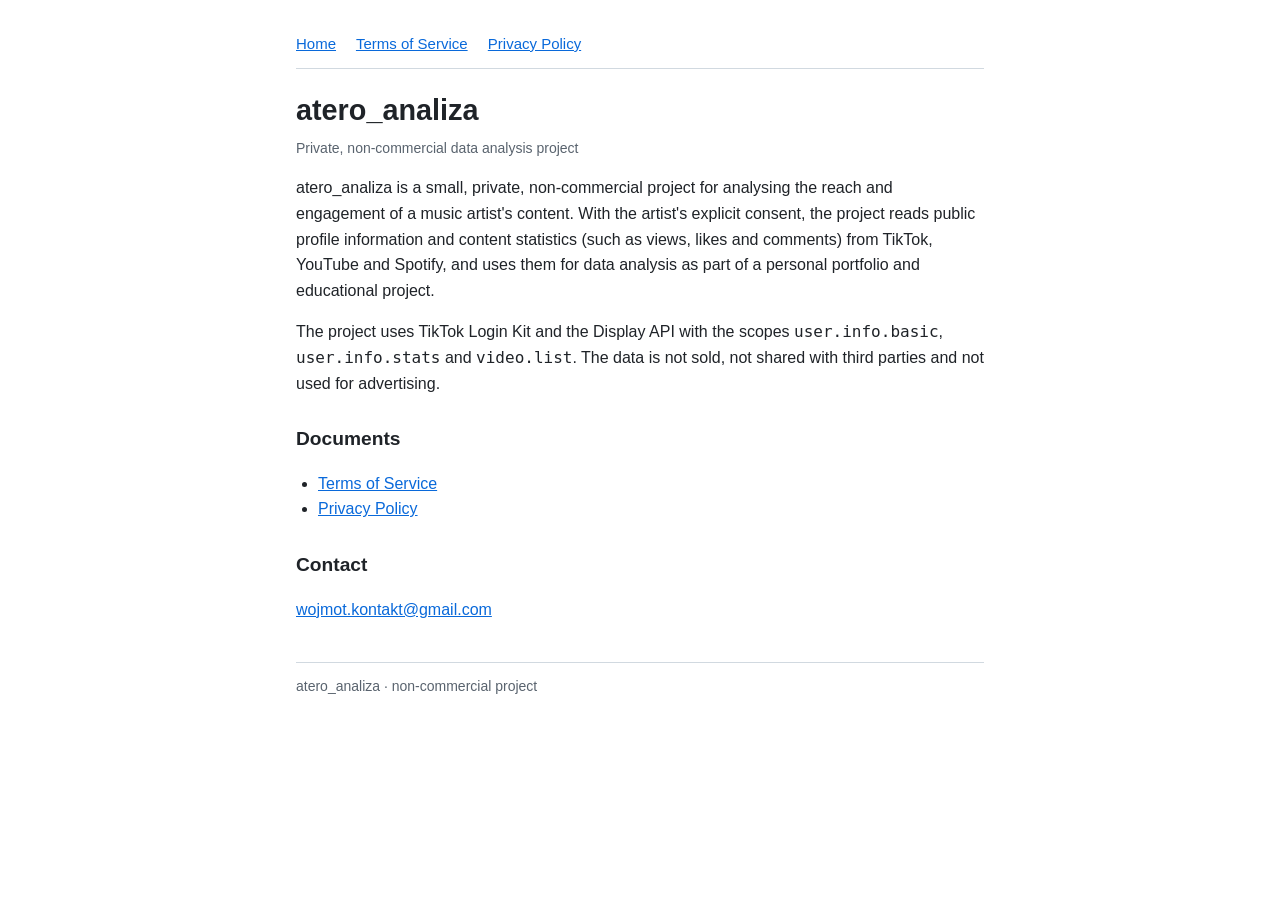
<file: index.html>
<!DOCTYPE html>
<html lang="en">
<head>
  <meta charset="utf-8">
  <meta name="viewport" content="width=device-width, initial-scale=1">
  <title>atero_analiza</title>
  <meta name="description" content="atero_analiza – a private, non-commercial data analysis project.">
  <link rel="stylesheet" href="style.css">
</head>
<body>
  <main>
    <nav>
      <a href="index.html">Home</a>
      <a href="terms.html">Terms of Service</a>
      <a href="privacy.html">Privacy Policy</a>
    </nav>

    <h1>atero_analiza</h1>
    <p class="meta">Private, non-commercial data analysis project</p>

    <p>
      atero_analiza is a small, private, non-commercial project for analysing the reach and
      engagement of a music artist's content. With the artist's explicit consent, the project
      reads public profile information and content statistics (such as views, likes and
      comments) from TikTok, YouTube and Spotify, and uses them for data analysis as part of a
      personal portfolio and educational project.
    </p>

    <p>
      The project uses TikTok Login Kit and the Display API with the scopes
      <code>user.info.basic</code>, <code>user.info.stats</code> and <code>video.list</code>.
      The data is not sold, not shared with third parties and not used for advertising.
    </p>

    <h2>Documents</h2>
    <ul>
      <li><a href="terms.html">Terms of Service</a></li>
      <li><a href="privacy.html">Privacy Policy</a></li>
    </ul>

    <h2>Contact</h2>
    <p><a href="mailto:wojmot.kontakt@gmail.com">wojmot.kontakt@gmail.com</a></p>

    <footer>atero_analiza &middot; non-commercial project</footer>
  </main>
</body>
</html>
</file>
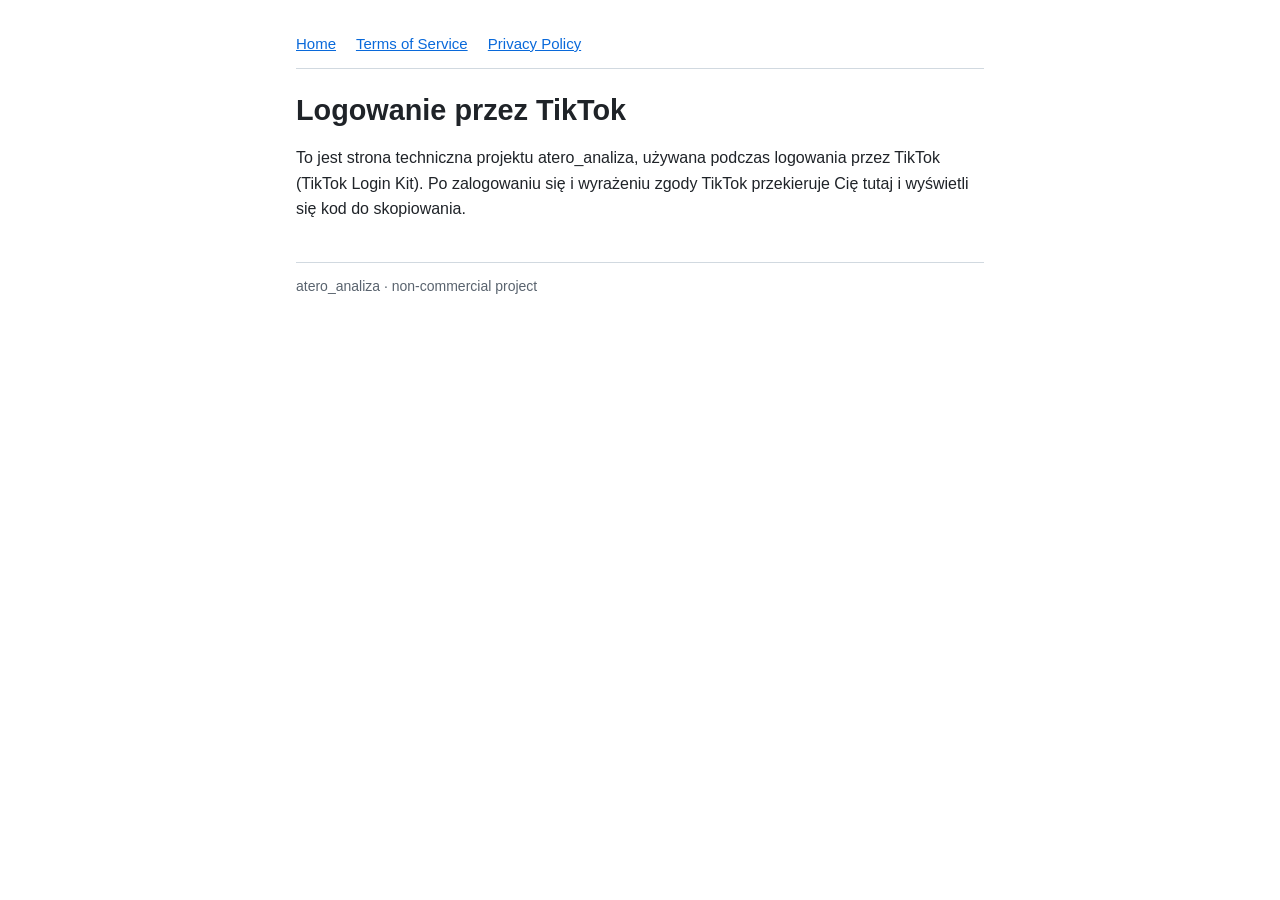
<file: callback.html>
<!DOCTYPE html>
<html lang="pl">
<head>
  <meta charset="utf-8">
  <!-- Must come before any subresource so the URL (with the code) is never sent as Referer. -->
  <meta name="referrer" content="no-referrer">
  <meta name="viewport" content="width=device-width, initial-scale=1">
  <meta name="robots" content="noindex">
  <title>TikTok Login Callback – atero_analiza</title>
  <meta name="description" content="Redirect URI for TikTok Login Kit in the atero_analiza project.">
  <link rel="stylesheet" href="style.css">
</head>
<body>
  <main>
    <nav>
      <a href="index.html">Home</a>
      <a href="terms.html">Terms of Service</a>
      <a href="privacy.html">Privacy Policy</a>
    </nav>

    <h1>Logowanie przez TikTok</h1>

    <section id="success" hidden>
      <p class="notice">
        Skopiuj ten kod i od razu wyślij go autorowi projektu. Kod jest jednorazowy i ważny
        tylko przez kilka minut.
      </p>
      <label for="code">Kod autoryzacyjny</label>
      <textarea id="code" class="code-box" readonly></textarea>
      <button type="button" id="copy">Kopiuj kod</button>
      <p class="meta" id="copy-status" aria-live="polite"></p>
      <p class="meta" id="state-line" hidden>state: <code id="state"></code></p>
    </section>

    <section id="error" hidden>
      <p class="notice error">
        <strong>Logowanie nie powiodło się.</strong><br>
        <span id="error-text"></span>
      </p>
      <p class="meta">Kod błędu: <code id="error-code"></code></p>
    </section>

    <section id="empty" hidden>
      <p>
        To jest strona techniczna projektu atero_analiza, używana podczas logowania przez
        TikTok (TikTok Login Kit). Po zalogowaniu się i wyrażeniu zgody TikTok przekieruje Cię
        tutaj i wyświetli się kod do skopiowania.
      </p>
    </section>

    <footer>atero_analiza &middot; non-commercial project</footer>
  </main>

  <script>
    // Display only: the code is never sent anywhere or stored.
    (function () {
      var params = new URLSearchParams(window.location.search);
      var code = params.get("code");
      var state = params.get("state");
      var error = params.get("error");
      var errorDescription = params.get("error_description");

      if (error) {
        document.getElementById("error-text").textContent =
          errorDescription || "TikTok nie podał szczegółów błędu.";
        document.getElementById("error-code").textContent = error;
        document.getElementById("error").hidden = false;
      } else if (code) {
        var box = document.getElementById("code");
        var status = document.getElementById("copy-status");
        box.value = code;
        if (state) {
          document.getElementById("state").textContent = state;
          document.getElementById("state-line").hidden = false;
        }
        document.getElementById("copy").addEventListener("click", function () {
          function fallback() {
            box.focus();
            box.select();
            var ok = false;
            try { ok = document.execCommand("copy"); } catch (e) {}
            status.textContent = ok ? "Skopiowano." : "Zaznacz kod i skopiuj go ręcznie (Ctrl+C).";
          }
          if (navigator.clipboard && window.isSecureContext) {
            navigator.clipboard.writeText(code).then(function () {
              status.textContent = "Skopiowano.";
            }, fallback);
          } else {
            fallback();
          }
        });
        document.getElementById("success").hidden = false;
      } else {
        document.getElementById("empty").hidden = false;
      }
    })();
  </script>
</body>
</html>
</file>
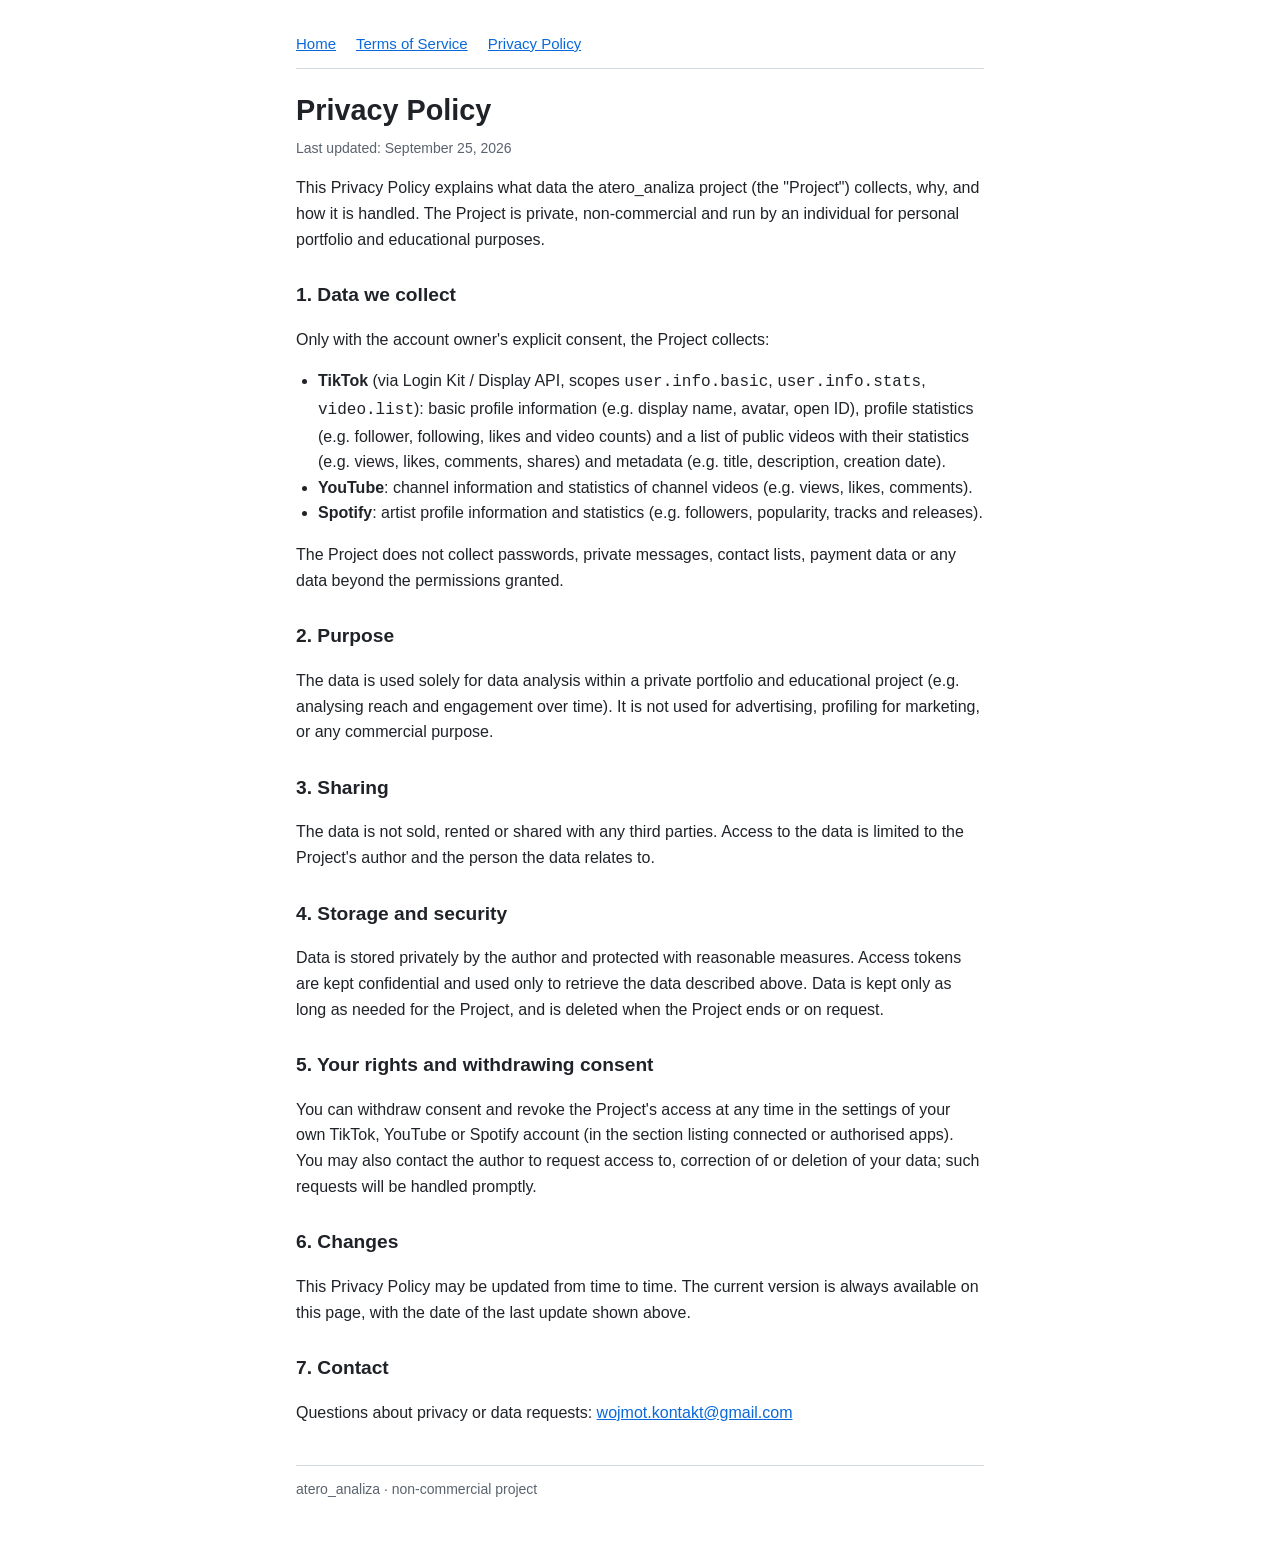
<file: privacy.html>
<!DOCTYPE html>
<html lang="en">
<head>
  <meta charset="utf-8">
  <meta name="viewport" content="width=device-width, initial-scale=1">
  <title>Privacy Policy – atero_analiza</title>
  <meta name="description" content="Privacy Policy for the atero_analiza project.">
  <link rel="stylesheet" href="style.css">
</head>
<body>
  <main>
    <nav>
      <a href="index.html">Home</a>
      <a href="terms.html">Terms of Service</a>
      <a href="privacy.html">Privacy Policy</a>
    </nav>

    <h1>Privacy Policy</h1>
    <p class="meta">Last updated: September 25, 2026</p>

    <p>
      This Privacy Policy explains what data the atero_analiza project (the "Project") collects,
      why, and how it is handled. The Project is private, non-commercial and run by an
      individual for personal portfolio and educational purposes.
    </p>

    <h2>1. Data we collect</h2>
    <p>Only with the account owner's explicit consent, the Project collects:</p>
    <ul>
      <li>
        <strong>TikTok</strong> (via Login Kit / Display API, scopes <code>user.info.basic</code>,
        <code>user.info.stats</code>, <code>video.list</code>): basic profile information
        (e.g. display name, avatar, open ID), profile statistics (e.g. follower, following,
        likes and video counts) and a list of public videos with their statistics (e.g. views,
        likes, comments, shares) and metadata (e.g. title, description, creation date).
      </li>
      <li>
        <strong>YouTube</strong>: channel information and statistics of channel videos
        (e.g. views, likes, comments).
      </li>
      <li>
        <strong>Spotify</strong>: artist profile information and statistics (e.g. followers,
        popularity, tracks and releases).
      </li>
    </ul>
    <p>
      The Project does not collect passwords, private messages, contact lists, payment data or
      any data beyond the permissions granted.
    </p>

    <h2>2. Purpose</h2>
    <p>
      The data is used solely for data analysis within a private portfolio and educational
      project (e.g. analysing reach and engagement over time). It is not used for advertising,
      profiling for marketing, or any commercial purpose.
    </p>

    <h2>3. Sharing</h2>
    <p>
      The data is not sold, rented or shared with any third parties. Access to the data is
      limited to the Project's author and the person the data relates to.
    </p>

    <h2>4. Storage and security</h2>
    <p>
      Data is stored privately by the author and protected with reasonable measures. Access
      tokens are kept confidential and used only to retrieve the data described above. Data is
      kept only as long as needed for the Project, and is deleted when the Project ends or on
      request.
    </p>

    <h2>5. Your rights and withdrawing consent</h2>
    <p>
      You can withdraw consent and revoke the Project's access at any time in the settings of
      your own TikTok, YouTube or Spotify account (in the section listing connected or
      authorised apps). You may also contact the author to request access to, correction of or
      deletion of your data; such requests will be handled promptly.
    </p>

    <h2>6. Changes</h2>
    <p>
      This Privacy Policy may be updated from time to time. The current version is always
      available on this page, with the date of the last update shown above.
    </p>

    <h2>7. Contact</h2>
    <p>
      Questions about privacy or data requests:
      <a href="mailto:wojmot.kontakt@gmail.com">wojmot.kontakt@gmail.com</a>
    </p>

    <footer>atero_analiza &middot; non-commercial project</footer>
  </main>
</body>
</html>
</file>
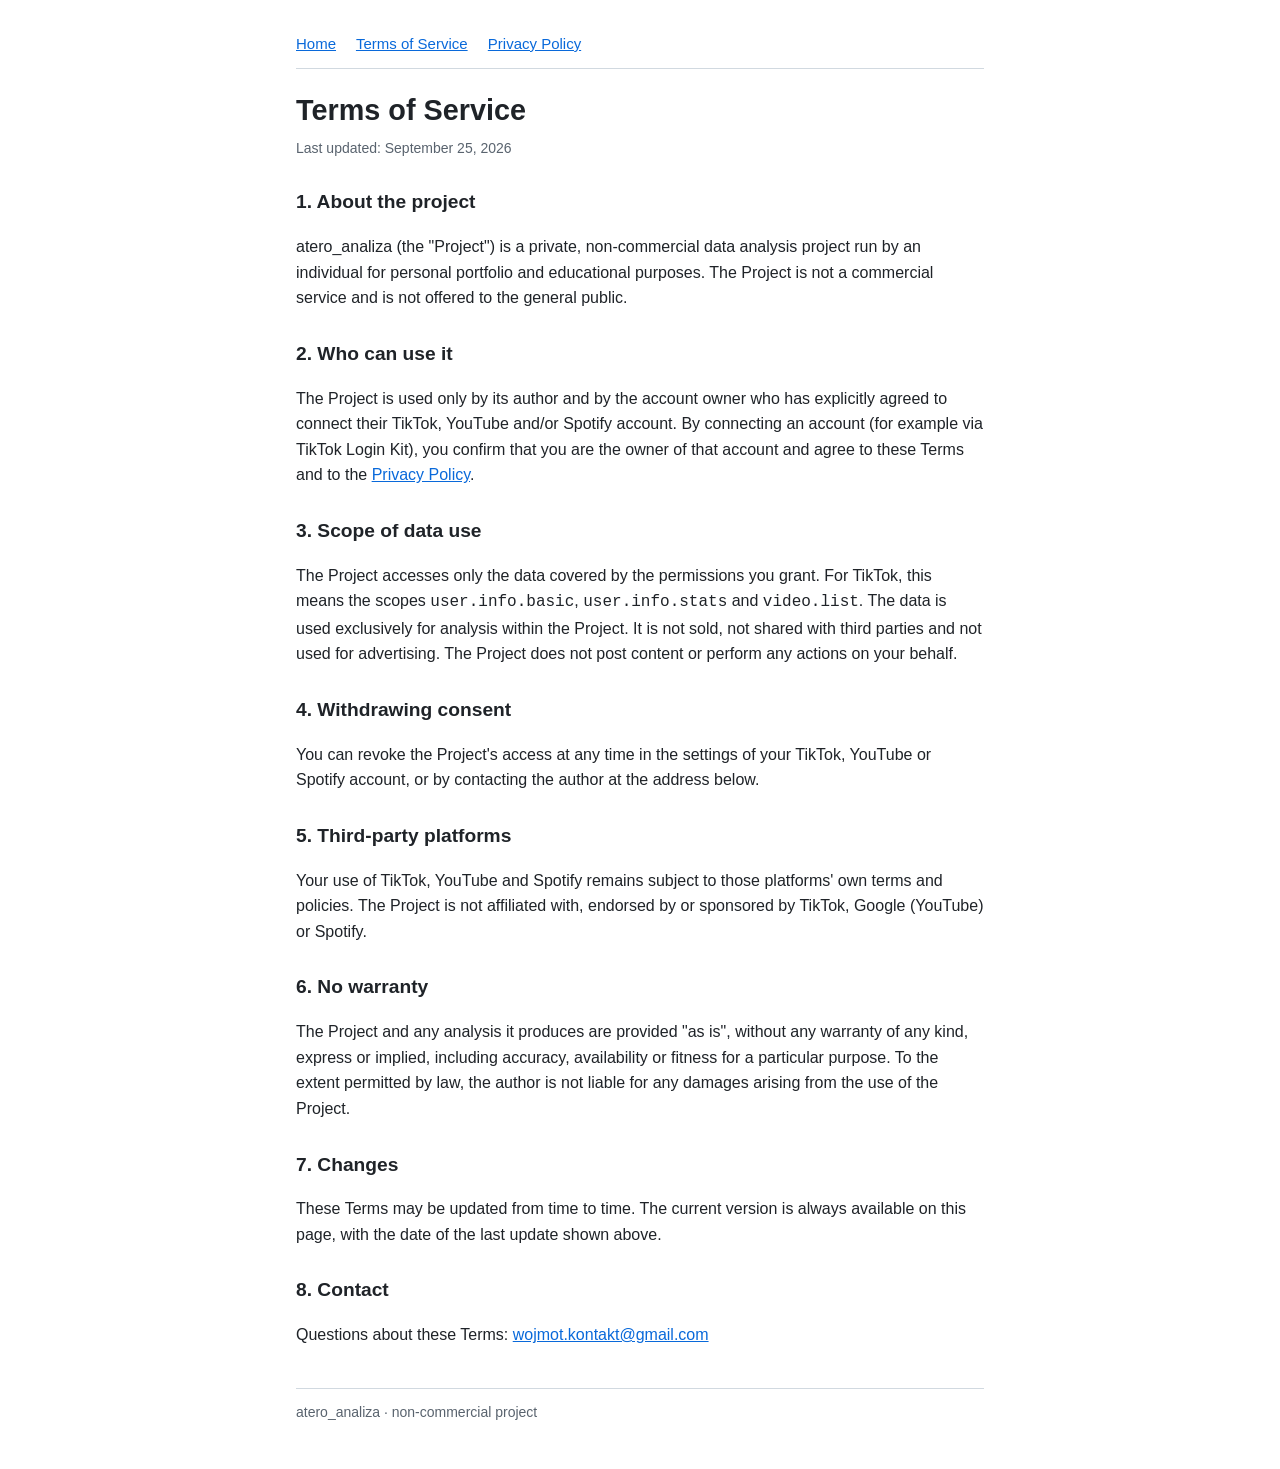
<file: terms.html>
<!DOCTYPE html>
<html lang="en">
<head>
  <meta charset="utf-8">
  <meta name="viewport" content="width=device-width, initial-scale=1">
  <title>Terms of Service – atero_analiza</title>
  <meta name="description" content="Terms of Service for the atero_analiza project.">
  <link rel="stylesheet" href="style.css">
</head>
<body>
  <main>
    <nav>
      <a href="index.html">Home</a>
      <a href="terms.html">Terms of Service</a>
      <a href="privacy.html">Privacy Policy</a>
    </nav>

    <h1>Terms of Service</h1>
    <p class="meta">Last updated: September 25, 2026</p>

    <h2>1. About the project</h2>
    <p>
      atero_analiza (the "Project") is a private, non-commercial data analysis project run by
      an individual for personal portfolio and educational purposes. The Project is not a
      commercial service and is not offered to the general public.
    </p>

    <h2>2. Who can use it</h2>
    <p>
      The Project is used only by its author and by the account owner who has explicitly
      agreed to connect their TikTok, YouTube and/or Spotify account. By connecting an account
      (for example via TikTok Login Kit), you confirm that you are the owner of that account
      and agree to these Terms and to the <a href="privacy.html">Privacy Policy</a>.
    </p>

    <h2>3. Scope of data use</h2>
    <p>
      The Project accesses only the data covered by the permissions you grant. For TikTok, this
      means the scopes <code>user.info.basic</code>, <code>user.info.stats</code> and
      <code>video.list</code>. The data is used exclusively for analysis within the Project.
      It is not sold, not shared with third parties and not used for advertising. The Project
      does not post content or perform any actions on your behalf.
    </p>

    <h2>4. Withdrawing consent</h2>
    <p>
      You can revoke the Project's access at any time in the settings of your TikTok, YouTube
      or Spotify account, or by contacting the author at the address below.
    </p>

    <h2>5. Third-party platforms</h2>
    <p>
      Your use of TikTok, YouTube and Spotify remains subject to those platforms' own terms and
      policies. The Project is not affiliated with, endorsed by or sponsored by TikTok, Google
      (YouTube) or Spotify.
    </p>

    <h2>6. No warranty</h2>
    <p>
      The Project and any analysis it produces are provided "as is", without any warranty of
      any kind, express or implied, including accuracy, availability or fitness for a
      particular purpose. To the extent permitted by law, the author is not liable for any
      damages arising from the use of the Project.
    </p>

    <h2>7. Changes</h2>
    <p>
      These Terms may be updated from time to time. The current version is always available on
      this page, with the date of the last update shown above.
    </p>

    <h2>8. Contact</h2>
    <p>
      Questions about these Terms:
      <a href="mailto:wojmot.kontakt@gmail.com">wojmot.kontakt@gmail.com</a>
    </p>

    <footer>atero_analiza &middot; non-commercial project</footer>
  </main>
</body>
</html>
</file>
<file: style.css>
:root {
  --bg: #ffffff;
  --text: #1f2328;
  --muted: #59636e;
  --border: #d1d9e0;
  --link: #0969da;
}

@media (prefers-color-scheme: dark) {
  :root {
    --bg: #0d1117;
    --text: #e6edf3;
    --muted: #9198a1;
    --border: #3d444d;
    --link: #4493f8;
  }
}

* { box-sizing: border-box; }

body {
  margin: 0;
  background: var(--bg);
  color: var(--text);
  font-family: -apple-system, BlinkMacSystemFont, "Segoe UI", Roboto, Helvetica, Arial, sans-serif;
  font-size: 16px;
  line-height: 1.6;
}

main {
  max-width: 720px;
  margin: 0 auto;
  padding: 32px 16px 48px;
}

nav {
  border-bottom: 1px solid var(--border);
  padding-bottom: 12px;
  margin-bottom: 24px;
  font-size: 15px;
}

nav a { margin-right: 16px; }

h1 { font-size: 1.8rem; line-height: 1.25; margin: 0 0 8px; }
h2 { font-size: 1.2rem; margin: 28px 0 8px; }

.meta { color: var(--muted); font-size: 14px; margin-top: 0; }

a { color: var(--link); }

ul { padding-left: 22px; }

[hidden] { display: none !important; }

.code-box {
  display: block;
  width: 100%;
  min-height: 96px;
  padding: 12px;
  border: 1px solid var(--border);
  border-radius: 6px;
  background: transparent;
  color: var(--text);
  font-family: ui-monospace, SFMono-Regular, Consolas, "Liberation Mono", monospace;
  font-size: 18px;
  line-height: 1.5;
  word-break: break-all;
  resize: vertical;
}

button {
  margin-top: 12px;
  padding: 10px 18px;
  border: 1px solid var(--link);
  border-radius: 6px;
  background: var(--link);
  color: #ffffff;
  font: inherit;
  cursor: pointer;
}

.notice {
  padding: 12px 14px;
  border: 1px solid var(--border);
  border-left: 4px solid var(--link);
  border-radius: 6px;
}

.notice.error { border-left-color: #cf222e; }

footer {
  margin-top: 40px;
  padding-top: 12px;
  border-top: 1px solid var(--border);
  color: var(--muted);
  font-size: 14px;
}
</file>
